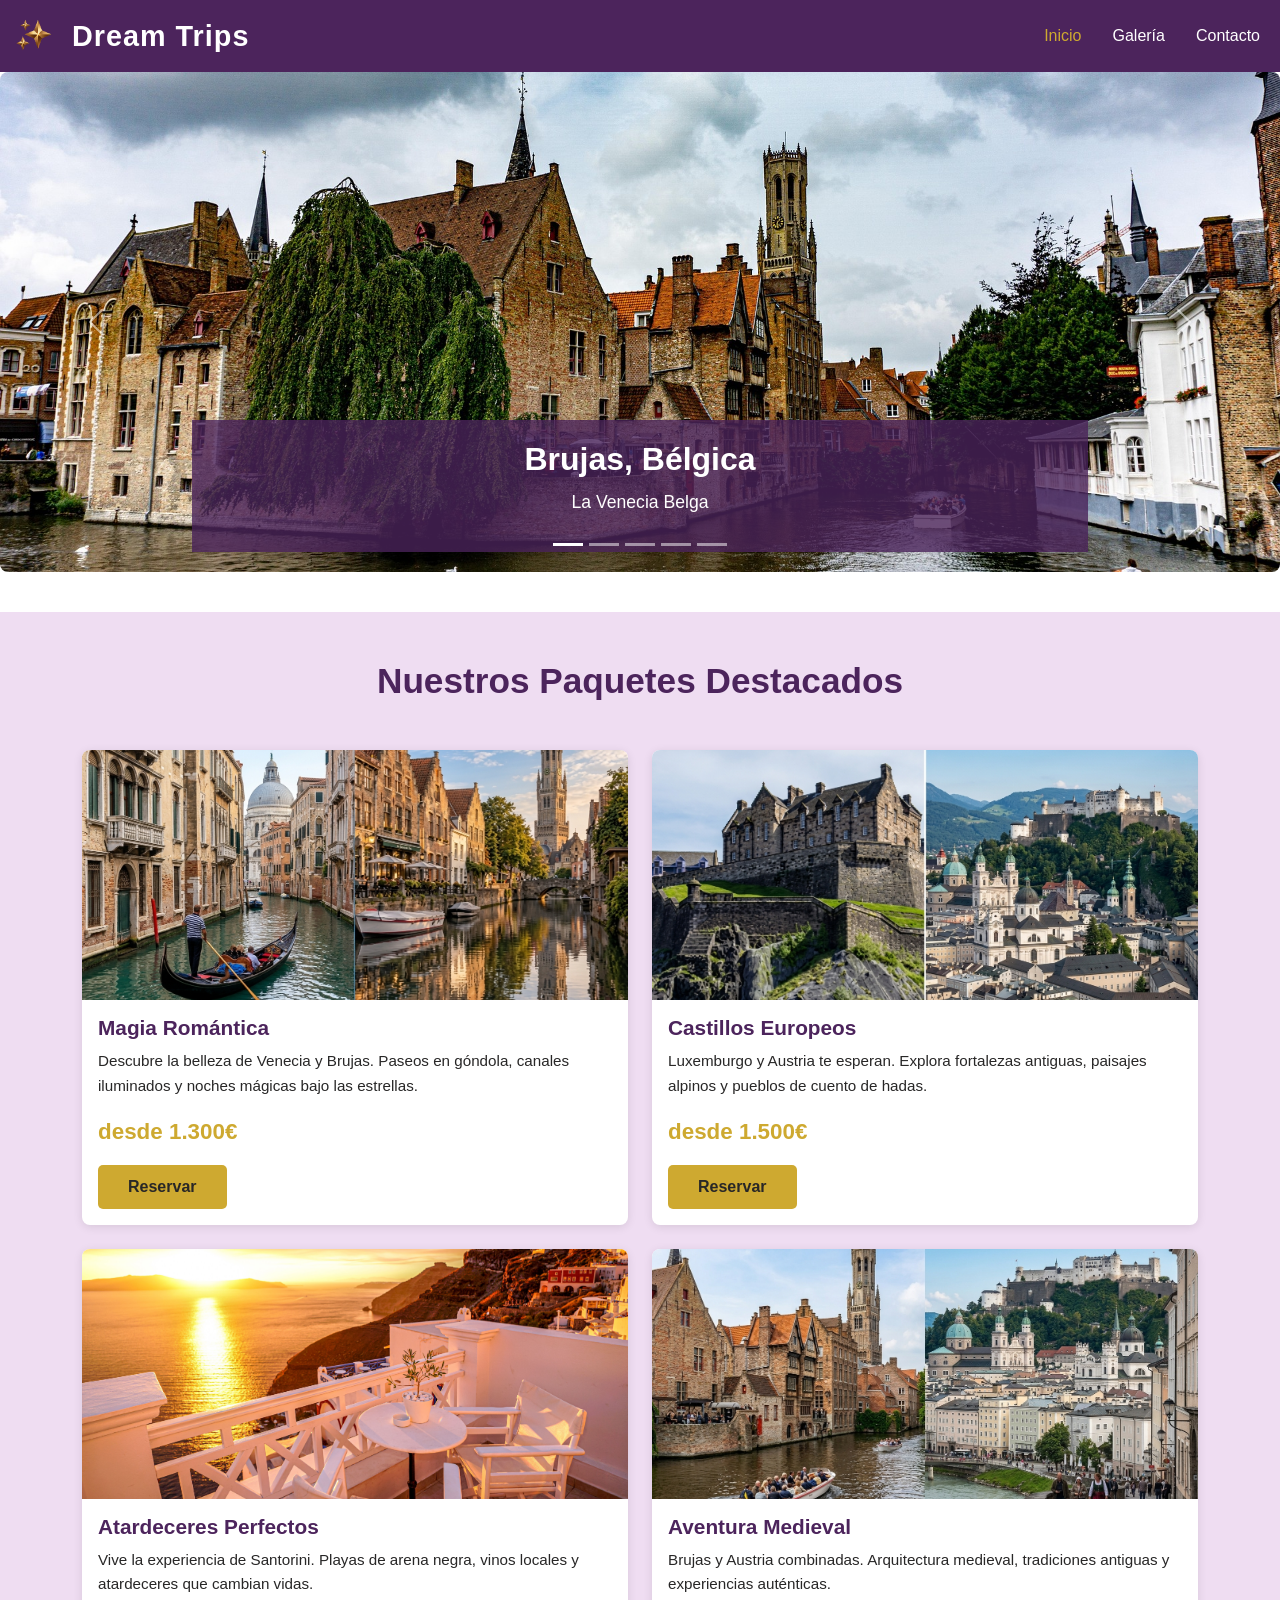
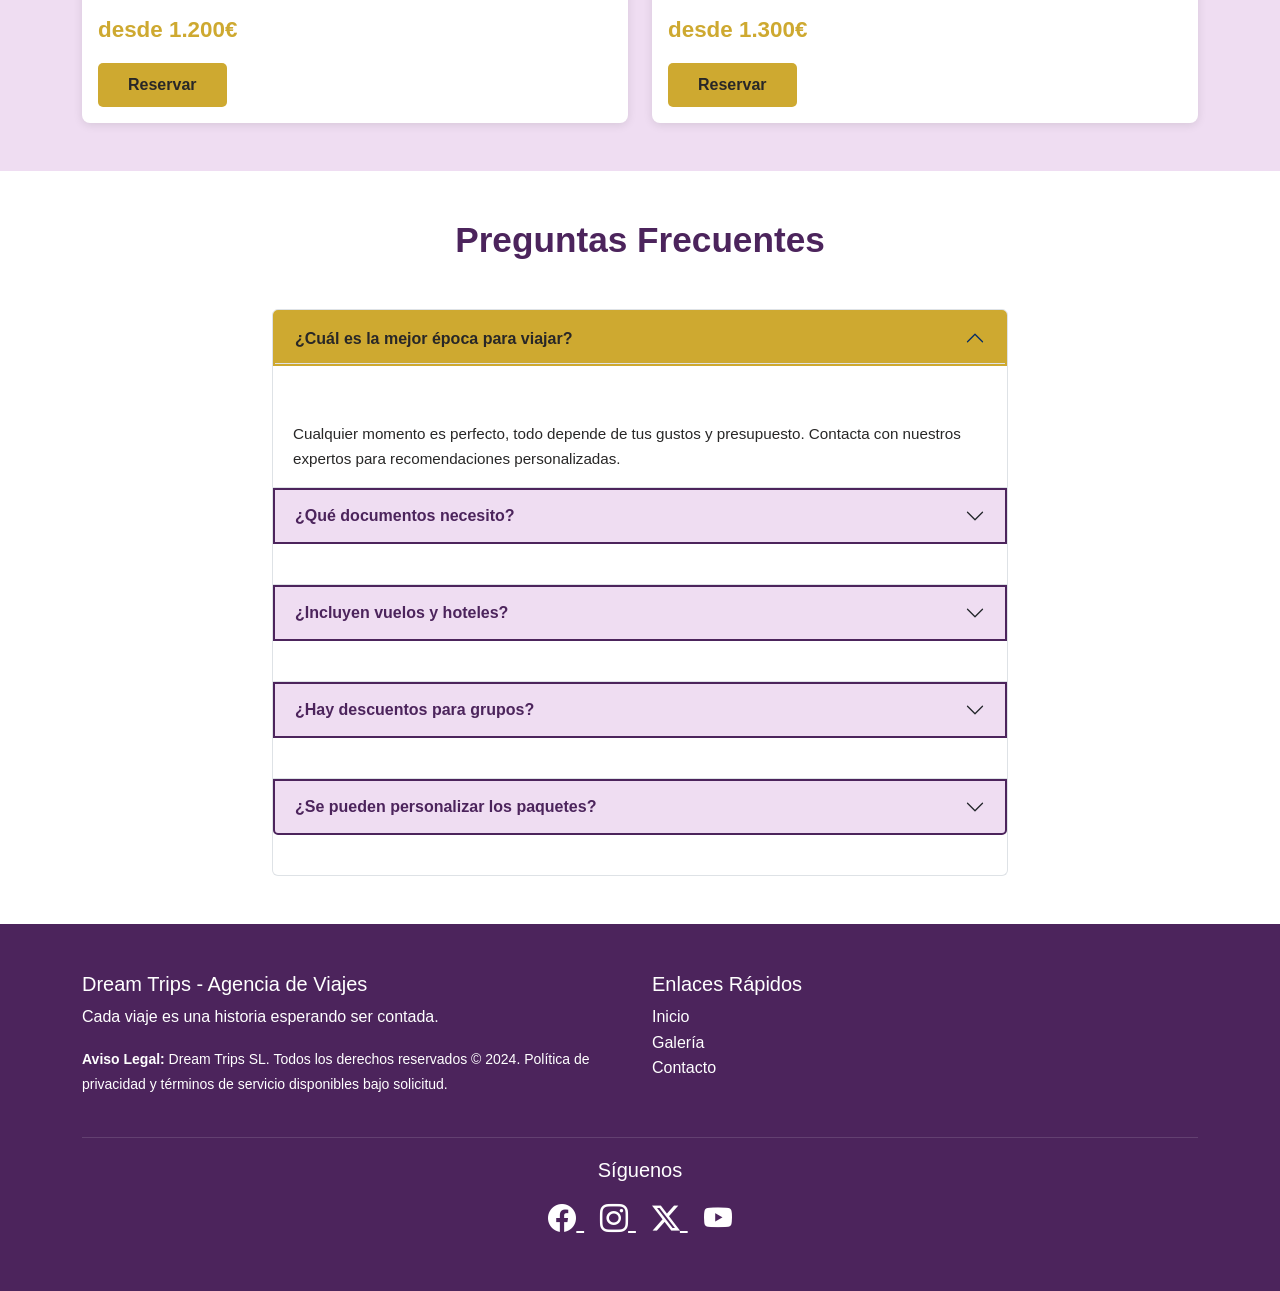
<file: index.html>
<!DOCTYPE html>
<html lang="es">
<head>
    <meta charset="UTF-8">
    <meta name="viewport" content="width=device-width, initial-scale=1.0">
    <title>Dream Trips - Agencia de Viajes</title>
    <link rel="icon" type="image/png" href="img/logo.png">
    <link href="https://cdn.jsdelivr.net/npm/bootstrap@5.3.0/dist/css/bootstrap.min.css" rel="stylesheet">
    <link rel="stylesheet" href="https://cdn.jsdelivr.net/npm/bootstrap-icons@1.11.3/font/bootstrap-icons.min.css">
    <link rel="stylesheet" href="css/styles.css">
</head>

<body>

    <header class="navbar navbar-expand-lg navbar-dark bg-purple sticky-top">

        <div class="container-fluid">

            <a class="navbar-brand fw-bold" href="index.html">
                <img src="img/logo.png" alt="Logo Dream Trips" class="logo-navbar"> Dream Trips
            </a>

            <button class="navbar-toggler" type="button" data-bs-toggle="collapse" data-bs-target="#navbarNav" aria-label="Abrir menú de navegación">
                <span class="navbar-toggler-icon"></span>
            </button>

            <nav class="collapse navbar-collapse" id="navbarNav">
                <ul class="navbar-nav ms-auto">
                    <li class="nav-item">
                        <a class="nav-link active" href="index.html">Inicio</a>
                    </li>
                    <li class="nav-item">
                        <a class="nav-link" href="galeria.html">Galería</a>
                    </li>
                    <li class="nav-item">
                        <a class="nav-link" href="contacto.html">Contacto</a>
                    </li>
                </ul>
            </nav>

        </div>

    </header>

    <main>
        <h1 class="visually-hidden">Dream Trips - Agencia de Viajes</h1>

        <section class="carousel-section">

            <div id="carouselDestinos" class="carousel slide" data-bs-ride="carousel">
                <div class="carousel-indicators">
                    <button type="button" data-bs-target="#carouselDestinos" data-bs-slide-to="0" class="active" aria-current="true" aria-label="Slide 1"></button>
                    <button type="button" data-bs-target="#carouselDestinos" data-bs-slide-to="1" aria-label="Slide 2"></button>
                    <button type="button" data-bs-target="#carouselDestinos" data-bs-slide-to="2" aria-label="Slide 3"></button>
                    <button type="button" data-bs-target="#carouselDestinos" data-bs-slide-to="3" aria-label="Slide 4"></button>
                    <button type="button" data-bs-target="#carouselDestinos" data-bs-slide-to="4" aria-label="Slide 5"></button>
                </div>

                <div class="carousel-inner">
                    <div class="carousel-item active">
                        <img src="img/carrusel1.jpg" class="d-block w-100" alt="Brujas, Bélgica">
                        <div class="carousel-caption d-block">
                            <h2>Brujas, Bélgica</h2>
                            <p>La Venecia Belga</p>
                        </div>
                    </div>

                    <div class="carousel-item">
                        <img src="img/carrusel2.jpg" class="d-block w-100" alt="Venecia, Italia">
                        <div class="carousel-caption d-block">
                            <h2>Venecia, Italia</h2>
                            <p>Romance y arquitectura en cada rincón</p>
                        </div>
                    </div>

                    <div class="carousel-item">
                        <img src="img/carrusel3.jpg" class="d-block w-100" alt="Luxemburgo">
                        <div class="carousel-caption d-block">
                            <h2>Luxemburgo</h2>
                            <p>Castillos y vistas panorámicas inolvidables</p>
                        </div>
                    </div>

                    <div class="carousel-item">
                        <img src="img/carrusel4.jpg" class="d-block w-100" alt="Santorini, Grecia">
                        <div class="carousel-caption d-block">
                            <h2>Santorini, Grecia</h2>
                            <p>Atardeceres mágicos sobre el Mar Egeo</p>
                        </div>
                    </div>

                    <div class="carousel-item">
                        <img src="img/carrusel5.jpg" class="d-block w-100" alt="Hallstatt, Austria">
                        <div class="carousel-caption d-block">
                            <h2>Hallstatt, Austria</h2>
                            <p>Un pueblo de cuento de hadas en los Alpes</p>
                        </div>
                    </div>

                </div>

                <button class="carousel-control-prev" type="button" data-bs-target="#carouselDestinos" data-bs-slide="prev" aria-label="Anterior">
                    <span class="carousel-control-prev-icon" aria-hidden="true"></span>
                </button>

                <button class="carousel-control-next" type="button" data-bs-target="#carouselDestinos" data-bs-slide="next" aria-label="Siguiente">
                    <span class="carousel-control-next-icon" aria-hidden="true"></span>
                </button>

            </div>

        </section>

        <section class="packages-section py-5 bg-light-lavender">

            <div class="container">

                <h2 class="text-center mb-5">Nuestros Paquetes Destacados</h2>
                <div class="row g-4">

                    <div class="col-lg-6 col-md-6 col-12">
                        <div class="card h-100 card-hover">
                            <img src="img/paquete1.jpg" class="card-img-top" alt="Magia Romántica">
                            <div class="card-body">
                                <h3 class="card-title h5">Magia Romántica</h3>
                                <p class="card-text">Descubre la belleza de Venecia y Brujas. Paseos en góndola, canales iluminados y noches mágicas bajo las estrellas.</p>
                                <p class="price">desde 1.300€</p>
                                <a href="contacto.html" class="btn btn-gold">Reservar</a>
                            </div>
                        </div>
                    </div>

                    <div class="col-lg-6 col-md-6 col-12">
                        <div class="card h-100 card-hover">
                            <img src="img/paquete2.jpg" class="card-img-top" alt="Castillos Europeos">
                            <div class="card-body">
                                <h3 class="card-title h5">Castillos Europeos</h3>
                                <p class="card-text">Luxemburgo y Austria te esperan. Explora fortalezas antiguas, paisajes alpinos y pueblos de cuento de hadas.</p>
                                <p class="price">desde 1.500€</p>
                                <a href="contacto.html" class="btn btn-gold">Reservar</a>
                            </div>
                        </div>
                    </div>

                    <div class="col-lg-6 col-md-6 col-12">
                        <div class="card h-100 card-hover">
                            <img src="img/paquete3.jpg" class="card-img-top" alt="Atardeceres Perfectos">
                            <div class="card-body">
                                <h3 class="card-title h5">Atardeceres Perfectos</h3>
                                <p class="card-text">Vive la experiencia de Santorini. Playas de arena negra, vinos locales y atardeceres que cambian vidas.</p>
                                <p class="price">desde 1.200€</p>
                                <a href="contacto.html" class="btn btn-gold">Reservar</a>
                            </div>
                        </div>
                    </div>

                    <div class="col-lg-6 col-md-6 col-12">
                        <div class="card h-100 card-hover">
                            <img src="img/paquete4.jpg" class="card-img-top" alt="Aventura Medieval">
                            <div class="card-body">
                                <h3 class="card-title h5">Aventura Medieval</h3>
                                <p class="card-text">Brujas y Austria combinadas. Arquitectura medieval, tradiciones antiguas y experiencias auténticas.</p>
                                <p class="price">desde 1.300€</p>
                                <a href="contacto.html" class="btn btn-gold">Reservar</a>
                            </div>
                        </div>
                    </div>

                </div>

            </div>

        </section>

        <section class="faq-section py-5">

            <div class="container">

                <h2 class="text-center mb-5">Preguntas Frecuentes</h2>
                <div class="row justify-content-center">
                    <div class="col-lg-8 col-12">
                        <div class="accordion" id="accordionFAQ">

                            <div class="accordion-item">

                                <h2 class="accordion-header">
                                    <button class="accordion-button" type="button" data-bs-toggle="collapse" data-bs-target="#faq1">
                                        ¿Cuál es la mejor época para viajar?
                                    </button>
                                </h2>

                                <div id="faq1" class="accordion-collapse collapse show" data-bs-parent="#accordionFAQ">
                                    <div class="accordion-body">
                                        Cualquier momento es perfecto, todo depende de tus gustos y presupuesto. Contacta con nuestros expertos para recomendaciones personalizadas.
                                    </div>
                                </div>

                            </div>

                            <div class="accordion-item">

                                <h2 class="accordion-header">
                                    <button class="accordion-button collapsed" type="button" data-bs-toggle="collapse" data-bs-target="#faq2">
                                        ¿Qué documentos necesito?
                                    </button>
                                </h2>

                                <div id="faq2" class="accordion-collapse collapse" data-bs-parent="#accordionFAQ">
                                    <div class="accordion-body">
                                        Para viajes dentro de Europa, necesitas un pasaporte válido. Si eres ciudadano de la UE, el DNI es suficiente. Te recomendamos comprobar los requisitos específicos de cada país con suficiente antelación. Nuestro equipo te ayudará con toda la documentación.
                                    </div>
                                </div>

                            </div>

                            <div class="accordion-item">

                                <h2 class="accordion-header">
                                    <button class="accordion-button collapsed" type="button" data-bs-toggle="collapse" data-bs-target="#faq3">
                                        ¿Incluyen vuelos y hoteles?
                                    </button>
                                </h2>

                                <div id="faq3" class="accordion-collapse collapse" data-bs-parent="#accordionFAQ">
                                    <div class="accordion-body">
                                        Sí, todos nuestros paquetes incluyen vuelos internacionales, alojamiento en hoteles 4 estrellas, desayunos y tours guiados. Podemos personalizar cada paquete según tus necesidades y presupuesto.
                                    </div>
                                </div>

                            </div>

                            <div class="accordion-item">

                                <h2 class="accordion-header">
                                    <button class="accordion-button collapsed" type="button" data-bs-toggle="collapse" data-bs-target="#faq4">
                                        ¿Hay descuentos para grupos?
                                    </button>
                                </h2>

                                <div id="faq4" class="accordion-collapse collapse" data-bs-parent="#accordionFAQ">
                                    <div class="accordion-body">
                                        ¡Por supuesto! Ofrecemos descuentos especiales para grupos de 10 o más personas. Contáctanos para negociar las mejores tarifas para tu grupo.
                                    </div>
                                </div>

                            </div>

                            <div class="accordion-item">

                                <h2 class="accordion-header">
                                    <button class="accordion-button collapsed" type="button" data-bs-toggle="collapse" data-bs-target="#faq5">
                                        ¿Se pueden personalizar los paquetes?
                                    </button>
                                </h2>

                                <div id="faq5" class="accordion-collapse collapse" data-bs-parent="#accordionFAQ">
                                    <div class="accordion-body">
                                        Absolutamente. Cada viaje es único, y nosotros nos especializamos en crear experiencias a medida. Cuéntanos tus preferencias y crearemos tu itinerario perfecto.
                                    </div>
                                </div>

                            </div>
                        </div>
                    </div>
                </div>
            </div>
        </section>
    </main>

    <footer class="bg-purple text-white py-5">
        <div class="container">
            <div class="row mb-4">

                <div class="col-lg-6 col-12 mb-3 mb-lg-0">
                    <h2 class="h5">Dream Trips - Agencia de Viajes</h2>
                    <p>Cada viaje es una historia esperando ser contada.</p>
                    <p><small><strong>Aviso Legal:</strong> Dream Trips SL. Todos los derechos reservados © 2024. Política de privacidad y términos de servicio disponibles bajo solicitud.</small></p>
                </div>

                <div class="col-lg-6 col-12">
                    <h2 class="h5">Enlaces Rápidos</h2>
                    <ul class="list-unstyled">
                        <li><a href="index.html" class="text-decoration-none text-white">Inicio</a></li>
                        <li><a href="galeria.html" class="text-decoration-none text-white">Galería</a></li>
                        <li><a href="contacto.html" class="text-decoration-none text-white">Contacto</a></li>
                    </ul>
                </div>

            </div>

            <hr class="text-white-50">
            <div class="row text-center">

                <div class="col-12">
                    <h2 class="h5 mb-3">Síguenos</h2>
                    <a href="https://www.facebook.com" class="text-white me-3 fs-3" target="_blank" rel="noopener" aria-label="Facebook">
                        <i class="bi bi-facebook"></i>
                    </a>
                    <a href="https://www.instagram.com" class="text-white me-3 fs-3" target="_blank" rel="noopener" aria-label="Instagram">
                        <i class="bi bi-instagram"></i>
                    </a>
                    <a href="https://www.twitter.com" class="text-white me-3 fs-3" target="_blank" rel="noopener" aria-label="Twitter">
                        <i class="bi bi-twitter-x"></i>
                    </a>
                    <a href="https://www.youtube.com" class="text-white fs-3" target="_blank" rel="noopener" aria-label="YouTube">
                        <i class="bi bi-youtube"></i>
                    </a>
                </div>

            </div>
        </div>
    </footer>

    <script src="https://cdn.jsdelivr.net/npm/bootstrap@5.3.0/dist/js/bootstrap.bundle.min.js"></script>
</body>
</html>
</file>
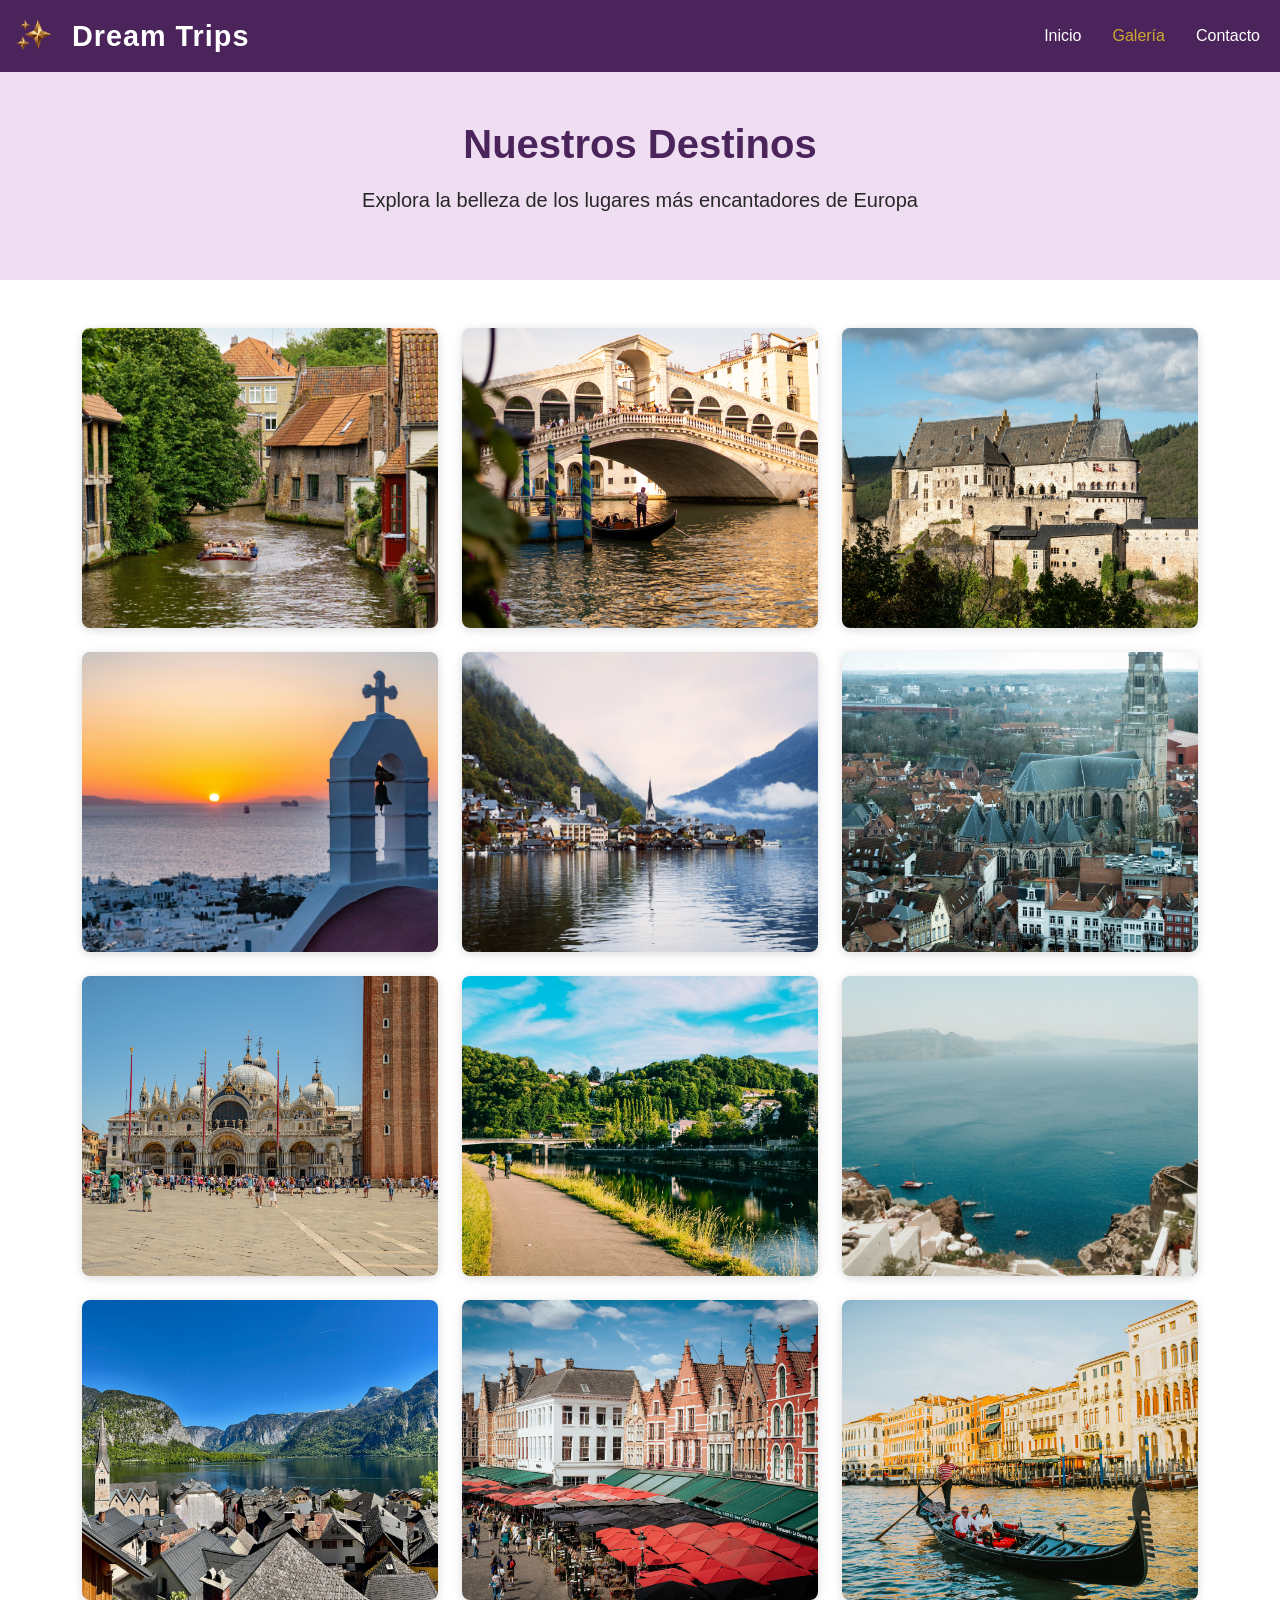
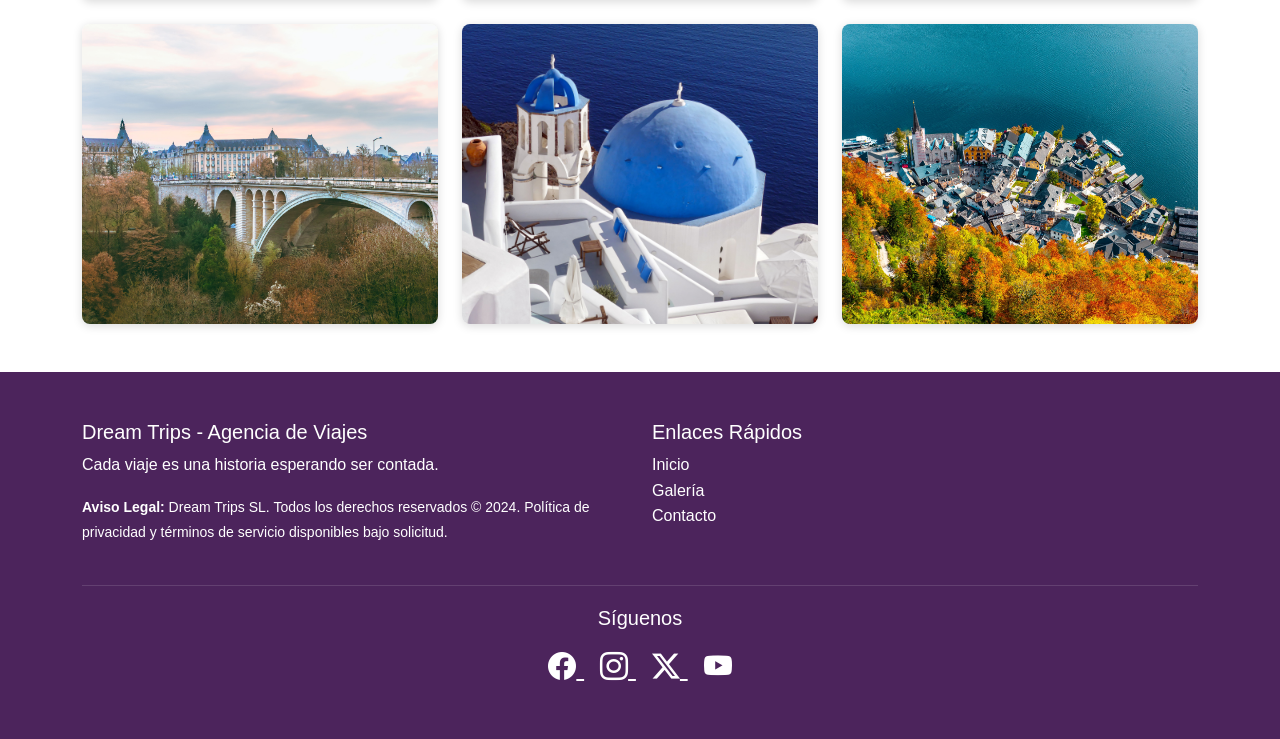
<file: galeria.html>
<!DOCTYPE html>
<html lang="es">
<head>
    <meta charset="UTF-8">
    <meta name="viewport" content="width=device-width, initial-scale=1.0">
    <title>Galería - Dream Trips</title>
    <link rel="icon" type="image/png" href="img/logo.png">
    <link href="https://cdn.jsdelivr.net/npm/bootstrap@5.3.0/dist/css/bootstrap.min.css" rel="stylesheet">
    <link rel="stylesheet" href="https://cdn.jsdelivr.net/npm/bootstrap-icons@1.11.3/font/bootstrap-icons.min.css">
    <link rel="stylesheet" href="css/styles.css">
</head>

<body>
    <header class="navbar navbar-expand-lg navbar-dark bg-purple sticky-top">
        <div class="container-fluid">
            <a class="navbar-brand fw-bold" href="index.html">
                <img src="img/logo.png" alt="Logo Dream Trips" class="logo-navbar"> Dream Trips
            </a>

            <button class="navbar-toggler" type="button" data-bs-toggle="collapse" data-bs-target="#navbarNav">
                <span class="navbar-toggler-icon"></span>
            </button>

            <nav class="collapse navbar-collapse" id="navbarNav">
                <ul class="navbar-nav ms-auto">
                    <li class="nav-item">
                        <a class="nav-link" href="index.html">Inicio</a>
                    </li>
                    <li class="nav-item">
                        <a class="nav-link active" href="galeria.html">Galería</a>
                    </li>
                    <li class="nav-item">
                        <a class="nav-link" href="contacto.html">Contacto</a>
                    </li>
                </ul>
            </nav>
        </div>
    </header>

    <main>
        <section class="gallery-header py-5 bg-light-lavender">
            <div class="container">
                <h1 class="text-center mb-3">Nuestros Destinos</h1>
                <p class="text-center lead">Explora la belleza de los lugares más encantadores de Europa</p>
            </div>
        </section>

        <section class="gallery-section py-5">
            <div class="container">
                <h2 class="visually-hidden">Galería de imágenes</h2>
                <div class="row g-4">
                    <div class="col-lg-4 col-md-6 col-12">
                        <div class="gallery-item" tabindex="0">
                            <img src="img/brujas1.jpg" alt="Brujas 1" class="img-fluid">
                            <div class="overlay d-flex align-items-center justify-content-center">
                                <p class="mb-0 text-center fw-bold">Canales de Brujas</p>
                            </div>
                        </div>
                    </div>

                    <div class="col-lg-4 col-md-6 col-12">
                        <div class="gallery-item" tabindex="0">
                            <img src="img/venecia1.jpg" alt="Venecia 1" class="img-fluid">
                            <div class="overlay d-flex align-items-center justify-content-center">
                                <p class="mb-0 text-center fw-bold">Puente de Rialto, Venecia</p>
                            </div>
                        </div>
                    </div>

                    <div class="col-lg-4 col-md-6 col-12">
                        <div class="gallery-item" tabindex="0">
                            <img src="img/luxemburgo1.jpg" alt="Luxemburgo 1" class="img-fluid">
                            <div class="overlay d-flex align-items-center justify-content-center">
                                <p class="mb-0 text-center fw-bold">Castillo de Luxemburgo</p>
                            </div>
                        </div>
                    </div>

                    <div class="col-lg-4 col-md-6 col-12">
                        <div class="gallery-item" tabindex="0">
                            <img src="img/santorini1.jpg" alt="Santorini 1" class="img-fluid">
                            <div class="overlay d-flex align-items-center justify-content-center">
                                <p class="mb-0 text-center fw-bold">Atardecer en Santorini</p>
                            </div>
                        </div>
                    </div>

                    <div class="col-lg-4 col-md-6 col-12">
                        <div class="gallery-item" tabindex="0">
                            <img src="img/hallstatt1.jpg" alt="Hallstatt 1" class="img-fluid">
                            <div class="overlay d-flex align-items-center justify-content-center">
                                <p class="mb-0 text-center fw-bold">Hallstatt, Austria</p>
                            </div>
                        </div>
                    </div>

                    <div class="col-lg-4 col-md-6 col-12">
                        <div class="gallery-item" tabindex="0">
                            <img src="img/brujas2.jpg" alt="Brujas 2" class="img-fluid">
                            <div class="overlay d-flex align-items-center justify-content-center">
                                <p class="mb-0 text-center fw-bold">Iglesia de Brujas</p>
                            </div>
                        </div>
                    </div>

                    <div class="col-lg-4 col-md-6 col-12">
                        <div class="gallery-item" tabindex="0">
                            <img src="img/venecia2.jpg" alt="Venecia 2" class="img-fluid">
                            <div class="overlay d-flex align-items-center justify-content-center">
                                <p class="mb-0 text-center fw-bold">Basílica de San Marcos</p>
                            </div>
                        </div>
                    </div>

                    <div class="col-lg-4 col-md-6 col-12">
                        <div class="gallery-item" tabindex="0">
                            <img src="img/luxemburgo2.jpg" alt="Luxemburgo 2" class="img-fluid">
                            <div class="overlay d-flex align-items-center justify-content-center">
                                <p class="mb-0 text-center fw-bold">Naturaleza de Luxemburgo</p>
                            </div>
                        </div>
                    </div>

                    <div class="col-lg-4 col-md-6 col-12">
                        <div class="gallery-item" tabindex="0">
                            <img src="img/santorini2.jpg" alt="Santorini 2" class="img-fluid">
                            <div class="overlay d-flex align-items-center justify-content-center">
                                <p class="mb-0 text-center fw-bold">Costa de Santorini</p>
                            </div>
                        </div>
                    </div>

                    <div class="col-lg-4 col-md-6 col-12">
                        <div class="gallery-item" tabindex="0">
                            <img src="img/hallstatt2.jpg" alt="Hallstatt 2" class="img-fluid">
                            <div class="overlay d-flex align-items-center justify-content-center">
                                <p class="mb-0 text-center fw-bold">Montañas de Hallstatt</p>
                            </div>
                        </div>
                    </div>

                    <div class="col-lg-4 col-md-6 col-12">
                        <div class="gallery-item" tabindex="0">
                            <img src="img/brujas3.jpg" alt="Brujas 3" class="img-fluid">
                            <div class="overlay d-flex align-items-center justify-content-center">
                                <p class="mb-0 text-center fw-bold">Mercado de Brujas</p>
                            </div>
                        </div>
                    </div>

                    <div class="col-lg-4 col-md-6 col-12">
                        <div class="gallery-item" tabindex="0">
                            <img src="img/venecia3.jpg" alt="Venecia 3" class="img-fluid">
                            <div class="overlay d-flex align-items-center justify-content-center">
                                <p class="mb-0 text-center fw-bold">Góndola Veneciana</p>
                            </div>
                        </div>
                    </div>

                    <div class="col-lg-4 col-md-6 col-12">
                        <div class="gallery-item" tabindex="0">
                            <img src="img/luxemburgo3.jpg" alt="Luxemburgo 3" class="img-fluid">
                            <div class="overlay d-flex align-items-center justify-content-center">
                                <p class="mb-0 text-center fw-bold">Vistas de Luxemburgo</p>
                            </div>
                        </div>
                    </div>

                    <div class="col-lg-4 col-md-6 col-12">
                        <div class="gallery-item" tabindex="0">
                            <img src="img/santorini3.jpg" alt="Santorini 3" class="img-fluid">
                            <div class="overlay d-flex align-items-center justify-content-center">
                                <p class="mb-0 text-center fw-bold">Cúpulas Azules de Santorini</p>
                            </div>
                        </div>
                    </div>

                    <div class="col-lg-4 col-md-6 col-12">
                        <div class="gallery-item" tabindex="0">
                            <img src="img/hallstatt3.jpg" alt="Hallstatt 3" class="img-fluid">
                            <div class="overlay d-flex align-items-center justify-content-center">
                                <p class="mb-0 text-center fw-bold">Hallstatt desde el cielo</p>
                            </div>
                        </div>
                    </div>
                </div>
            </div>
        </section>
    </main>

    <footer class="bg-purple text-white py-5">
        <div class="container">
            <div class="row mb-4">
                <div class="col-lg-6 col-12 mb-3 mb-lg-0">
                    <h2 class="h5">Dream Trips - Agencia de Viajes</h2>
                    <p>Cada viaje es una historia esperando ser contada.</p>
                    <p><small><strong>Aviso Legal:</strong> Dream Trips SL. Todos los derechos reservados © 2024. Política de privacidad y términos de servicio disponibles bajo solicitud.</small></p>
                </div>

                <div class="col-lg-6 col-12">
                    <h2 class="h5">Enlaces Rápidos</h2>
                    <ul class="list-unstyled">
                        <li><a href="index.html" class="text-decoration-none text-white">Inicio</a></li>
                        <li><a href="galeria.html" class="text-decoration-none text-white">Galería</a></li>
                        <li><a href="contacto.html" class="text-decoration-none text-white">Contacto</a></li>
                    </ul>
                </div>
            </div>

            <hr class="text-white-50">
            <div class="row text-center">
                <div class="col-12">
                    <h2 class="h5 mb-3">Síguenos</h2>
                    <a href="https://www.facebook.com" class="text-white me-3 fs-3" target="_blank" rel="noopener" aria-label="Facebook">
                        <i class="bi bi-facebook"></i>
                    </a>
                    <a href="https://www.instagram.com" class="text-white me-3 fs-3" target="_blank" rel="noopener" aria-label="Instagram">
                        <i class="bi bi-instagram"></i>
                    </a>
                    <a href="https://www.twitter.com" class="text-white me-3 fs-3" target="_blank" rel="noopener" aria-label="Twitter">
                        <i class="bi bi-twitter-x"></i>
                    </a>
                    <a href="https://www.youtube.com" class="text-white fs-3" target="_blank" rel="noopener" aria-label="YouTube">
                        <i class="bi bi-youtube"></i>
                    </a>
                </div>
            </div>
        </div>
    </footer>

    <script src="https://cdn.jsdelivr.net/npm/bootstrap@5.3.0/dist/js/bootstrap.bundle.min.js"></script>
</body>
</html>
</file>
<file: css/styles.css>
:root {
    --color-purple: #4c245c;
    --color-gold: #cea930;
    --color-lavender: #efddf2;
    --color-white: #ffffff;
    --color-dark: #282727;
    --color-light: #ffffff;
}

* {
    margin: 0;
    padding: 0;
    box-sizing: border-box;
}

body {
    font-family: 'Segoe UI', Tahoma, Geneva, Verdana, sans-serif;
    color: var(--color-dark);
    background-color: var(--color-white);
    line-height: 1.6;
}

.bg-purple { background-color: var(--color-purple) !important; }

.navbar-brand {
    font-size: 1.8rem;
    letter-spacing: 1px;
}

.logo-navbar {
    height: 40px;
    width: auto;
    margin-right: 10px;
    border-radius: 5px;
    vertical-align: -8px;
}

.navbar-nav .nav-link {
    color: var(--color-white) !important;
    font-weight: 500;
    margin-left: 15px;
    transition: color 0.3s;
}
.navbar-nav .nav-link:hover,
.navbar-nav .nav-link.active { color: var(--color-gold) !important; }

/* Carrusel */
.carousel-section { margin-bottom: 40px; }

.carousel-inner {
    border-radius: 8px;
    overflow: hidden;
}

.carousel-item img {
    height: 500px;
    object-fit: cover;
}

.carousel-caption {
    background: rgba(74, 35, 90, 0.8);
    padding: 20px;
    border-radius: 0;
}

.carousel-caption h2 {
    font-size: 2rem;
    font-weight: bold;
    margin-bottom: 10px;
}

.carousel-caption p { font-size: 1.1rem; }

/* Botones */
.btn-gold {
    background-color: var(--color-gold) !important;
    color: var(--color-dark) !important;
    font-weight: bold;
    border: none;
    border-radius: 5px;
    padding: 10px 30px;
    transition: all 0.3s;
}
.btn-gold:hover {
    background-color: #c19b1a !important;
    transform: translateY(-2px);
    box-shadow: 0 4px 15px rgba(212, 175, 55, 0.4);
}

/* Secciones */
.bg-light-lavender { background-color: var(--color-lavender); }

.packages-section h2,
.faq-section h2,
.contact-section h2 {
    color: var(--color-purple);
    font-weight: bold;
    font-size: 2.2rem;
}

.card {
    border: none;
    box-shadow: 0 2px 10px rgba(0, 0, 0, 0.1);
    border-radius: 8px;
    overflow: hidden;
    transition: transform 0.3s, box-shadow 0.3s;
}
.card-hover:hover {
    transform: translateY(-10px);
    box-shadow: 0 8px 25px rgba(74, 35, 90, 0.2);
}
.card-img-top {
    height: 250px;
    object-fit: cover;
}
.card-title {
    color: var(--color-purple);
    font-weight: bold;
    font-size: 1.3rem;
}
.card-text {
    color: var(--color-dark);
    font-size: 0.95rem;
}
.price {
    font-size: 1.4rem;
    font-weight: bold;
    color: var(--color-gold);
    margin: 15px 0;
}

/* FAQ */
.faq-section { padding: 60px 0; }
.faq-section h2 { margin-bottom: 40px; }

.accordion-button {
    background-color: var(--color-lavender);
    color: var(--color-purple);
    font-weight: bold;
    border: 2px solid var(--color-purple);
}
.accordion-button:not(.collapsed) {
    background-color: var(--color-gold);
    color: var(--color-dark);
    border-color: var(--color-gold);
}
.accordion-body {
    background-color: var(--color-white);
    color: var(--color-dark);
    font-size: 0.95rem;
}

/* Footer */
footer {
    background-color: var(--color-purple);
    color: var(--color-white);
}
footer h2 {
    color: var(--color-gold);
    font-weight: bold;
    margin-bottom: 15px;
}
footer a { transition: color 0.3s; }
footer a:hover { color: var(--color-gold) !important; }
footer hr { margin: 20px 0; }

/* Galería */
.gallery-header h1 {
    color: var(--color-purple);
    font-weight: bold;
    font-size: 2.5rem;
}
.gallery-header .lead { color: var(--color-dark); }

.gallery-section {
    padding: 60px 0;
    background-color: var(--color-white);
}

.gallery-item {
    position: relative;
    overflow: hidden;
    border-radius: 8px;
    box-shadow: 0 2px 10px rgba(0, 0, 0, 0.15);
    height: 300px;
    outline: none;
}

.gallery-item img {
    width: 100%;
    height: 100%;
    object-fit: cover;
    transition: transform 0.3s ease;
}

.gallery-item:hover img,
.gallery-item:focus img,
.gallery-item:active img {
    transform: scale(1.05);
}

.overlay {
    position: absolute;
    inset: 0;
    background: rgba(74, 35, 90, 0.8);
    opacity: 0;
    transition: opacity 0.3s ease;
    padding: 12px;
}

/* Desktop */
.gallery-item:hover .overlay {
    opacity: 1;
}

/* Touch / teclado */
.gallery-item:active .overlay,
.gallery-item:focus .overlay,
.gallery-item:focus-within .overlay {
    opacity: 1;
}

.overlay p {
    color: var(--color-gold);
    font-size: 1.3rem;
    text-align: center;
    margin-bottom: 0;
    text-shadow: 0 1px 2px rgba(0, 0, 0, 0.25);
}

/* Contacto */
.contact-header h1 {
    color: var(--color-purple);
    font-weight: bold;
    font-size: 2.5rem;
}
.contact-header .lead { color: var(--color-dark); }

.contact-section { padding: 60px 0; }

.form-label {
    color: var(--color-purple);
    font-weight: 600;
}

.form-control {
    border: 2px solid var(--color-lavender);
    border-radius: 5px;
    padding: 10px 12px;
    transition: border-color 0.3s;
}
.form-control:focus {
    border-color: var(--color-gold);
    box-shadow: 0 0 0 0.2rem rgba(212, 175, 55, 0.25);
}
.form-control.is-invalid { border-color: #dc3545; }

.invalid-feedback {
    color: #dc3545;
    font-size: 0.85rem;
    display: none !important;
}
.invalid-feedback.show { display: block !important; }

#map {
    width: 100%;
    height: 500px;
    border-radius: 8px;
}

/* Responsive */
@media (max-width: 768px) {
    .carousel-item img { height: 300px; }

    .carousel-caption h2 { font-size: 1.3rem; }
    .carousel-caption p { font-size: 0.8rem; }

    .packages-section h2,
    .faq-section h2,
    .contact-section h2,
    .gallery-header h1,
    .contact-header h1 {
        font-size: 1.8rem;
    }

    .card-img-top { height: 200px; }
    .gallery-item { height: 250px; }

    #map { height: 400px !important; }
}

@media (max-width: 576px) {
    .navbar-brand { font-size: 1.3rem; }

    .carousel-item img { height: 200px; }

    .carousel-caption {
        display: block !important;
        left: 5%;
        right: 5%;
        bottom: 30px;
        padding: 6px 8px;
    }

    .carousel-caption h2 {
        font-size: 0.95rem;
        margin-bottom: 2px;
        line-height: 1.2;
    }

    .carousel-caption p {
        font-size: 0.7rem;
        margin-bottom: 0;
        line-height: 1.2;
    }

    .btn-gold {
        padding: 8px 15px;
        font-size: 0.9rem;
    }

    .price { font-size: 1.1rem; }

    #map { height: 300px !important; }

    .overlay p {
        font-size: 1rem;
        color: #fff;
    }
}
</file>
